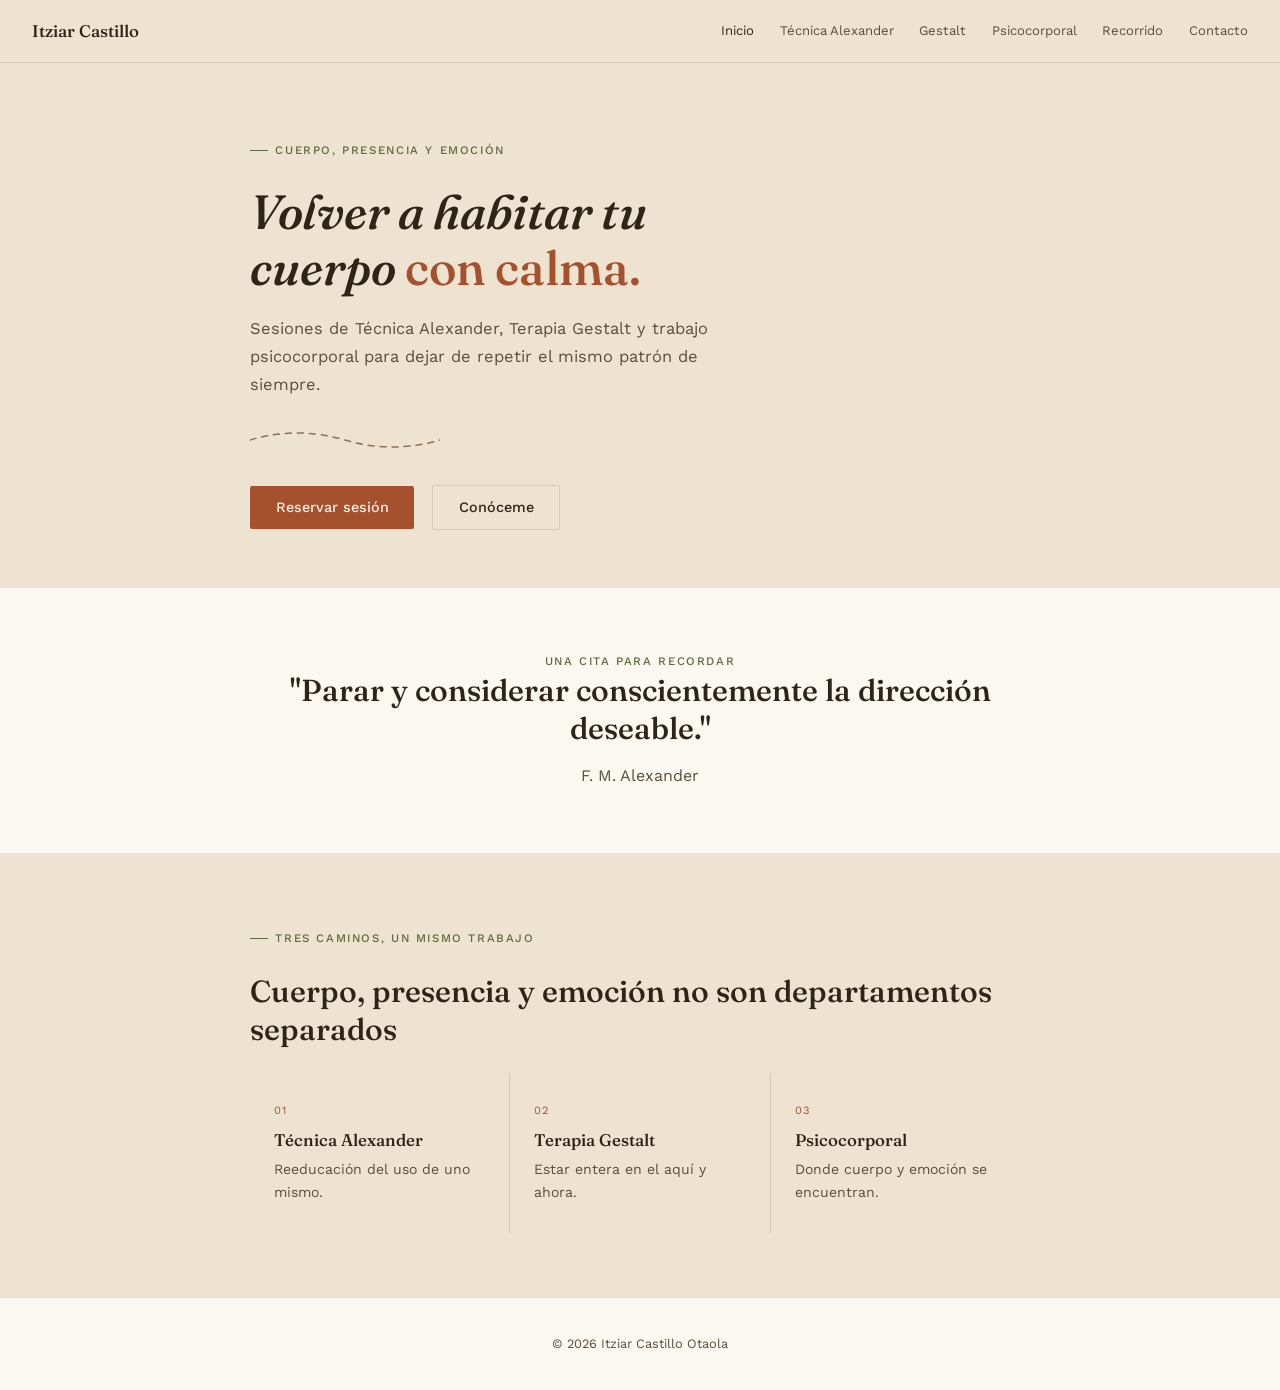
<file: index.html>
<!DOCTYPE html>
<html lang="es">
<head>
<meta charset="UTF-8">
<meta name="viewport" content="width=device-width, initial-scale=1.0">
<title>Itziar Castillo — Técnica Alexander, Gestalt y trabajo psicocorporal</title>
<link rel="preconnect" href="https://fonts.googleapis.com">
<link rel="preconnect" href="https://fonts.gstatic.com" crossorigin>
<link href="https://fonts.googleapis.com/css2?family=Fraunces:ital,opsz,wght@0,9..144,380;0,9..144,520;0,9..144,600;1,9..144,460&family=Work+Sans:wght@400;500&display=swap" rel="stylesheet">
<link rel="stylesheet" href="css/style.css">
</head>
<body>

<header class="site-header">
  <a href="index.html" class="brand">Itziar Castillo</a>
  <nav class="main-nav">
    <a href="index.html" class="active">Inicio</a>
    <a href="tecnica-alexander.html">Técnica Alexander</a>
    <a href="gestalt.html">Gestalt</a>
    <a href="trabajo-psicocorporal.html">Psicocorporal</a>
    <a href="recorrido.html">Recorrido</a>
    <a href="contacto.html">Contacto</a>
  </nav>
</header>

<section class="hero">
  <div class="wrap">
    <p class="eyebrow">Cuerpo, presencia y emoción</p>
    <h1>Volver a habitar tu cuerpo <em>con calma.</em></h1>
    <p class="lead">Sesiones de Técnica Alexander, Terapia Gestalt y trabajo psicocorporal
    para dejar de repetir el mismo patrón de siempre.</p>
    <svg class="stitch" viewBox="0 0 190 18"><path d="M0,9 Q47,-5 95,9 T190,9"/></svg>
    <div>
      <a href="contacto.html" class="cta">Reservar sesión</a>
      <a href="recorrido.html" class="cta ghost">Conóceme</a>
    </div>
  </div>
</section>

<section class="white-section">
  <div class="wrap">
    <p class="eyebrow">Una cita para recordar</p>
    <h2>"Parar y considerar conscientemente la dirección deseable."</h2>
    <p>F. M. Alexander</p>
  </div>
</section>

<section class="beige-section">
  <div class="wrap">
    <p class="eyebrow">Tres caminos, un mismo trabajo</p>
    <h2>Cuerpo, presencia y emoción no son departamentos separados</h2>
    <div class="cards">
      <a class="card" href="tecnica-alexander.html">
        <p class="n">01</p>
        <h3>Técnica Alexander</h3>
        <p>Reeducación del uso de uno mismo.</p>
      </a>
      <a class="card" href="gestalt.html">
        <p class="n">02</p>
        <h3>Terapia Gestalt</h3>
        <p>Estar entera en el aquí y ahora.</p>
      </a>
      <a class="card" href="trabajo-psicocorporal.html">
        <p class="n">03</p>
        <h3>Psicocorporal</h3>
        <p>Donde cuerpo y emoción se encuentran.</p>
      </a>
    </div>
  </div>
</section>

<footer class="site-footer">
  <p>© <span id="year"></span> Itziar Castillo Otaola</p>
</footer>

<script>document.getElementById('year').textContent = new Date().getFullYear();</script>
</body>
</html>
</file>
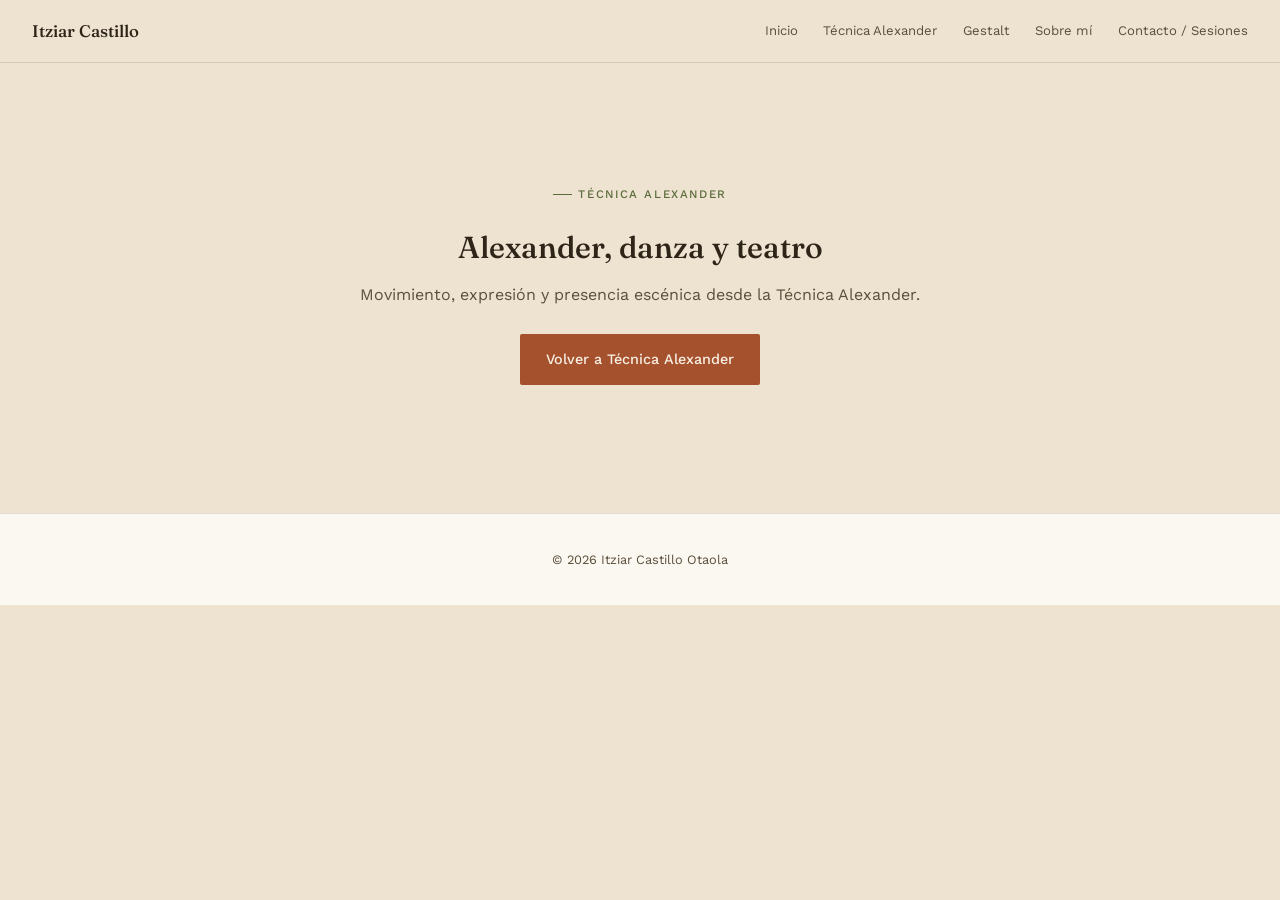
<file: alexander-danza-teatro.html>
<!DOCTYPE html>
<html lang="es">
<head>
<meta charset="UTF-8">
<meta name="viewport" content="width=device-width, initial-scale=1.0">
<title>Alexander, danza y teatro — Itziar Castillo</title>
<link rel="preconnect" href="https://fonts.googleapis.com">
<link rel="preconnect" href="https://fonts.gstatic.com" crossorigin>
<link href="https://fonts.googleapis.com/css2?family=Fraunces:ital,opsz,wght@0,9..144,380;0,9..144,520;0,9..144,600;1,9..144,460&family=Work+Sans:wght@400;500&display=swap" rel="stylesheet">
<link rel="stylesheet" href="css/style.css">
</head>
<body>

<header class="site-header">
  <a href="index.html" class="brand">Itziar Castillo</a>
  <nav class="main-nav">
    <a href="index.html">Inicio</a>
    <a href="tecnica-alexander.html">Técnica Alexander</a>
    <a href="gestalt.html">Gestalt</a>
    <a href="sobre-mi.html">Sobre mí</a>
    <a href="contacto.html">Contacto / Sesiones</a>
  </nav>
</header>

<section class="building">
  <div class="wrap">
    <p class="eyebrow" style="justify-content:center;">Técnica Alexander</p>
    <h2>Alexander, danza y teatro</h2>
    <p>Movimiento, expresión y presencia escénica desde la Técnica Alexander.</p>
    <p style="margin-top:1.6rem;"><a href="tecnica-alexander.html" class="cta">Volver a Técnica Alexander</a></p>
  </div>
</section>

<footer class="site-footer">
  <p>© <span id="year"></span> Itziar Castillo Otaola</p>
</footer>

<script>document.getElementById('year').textContent = new Date().getFullYear();</script>
</body>
</html>
</file>
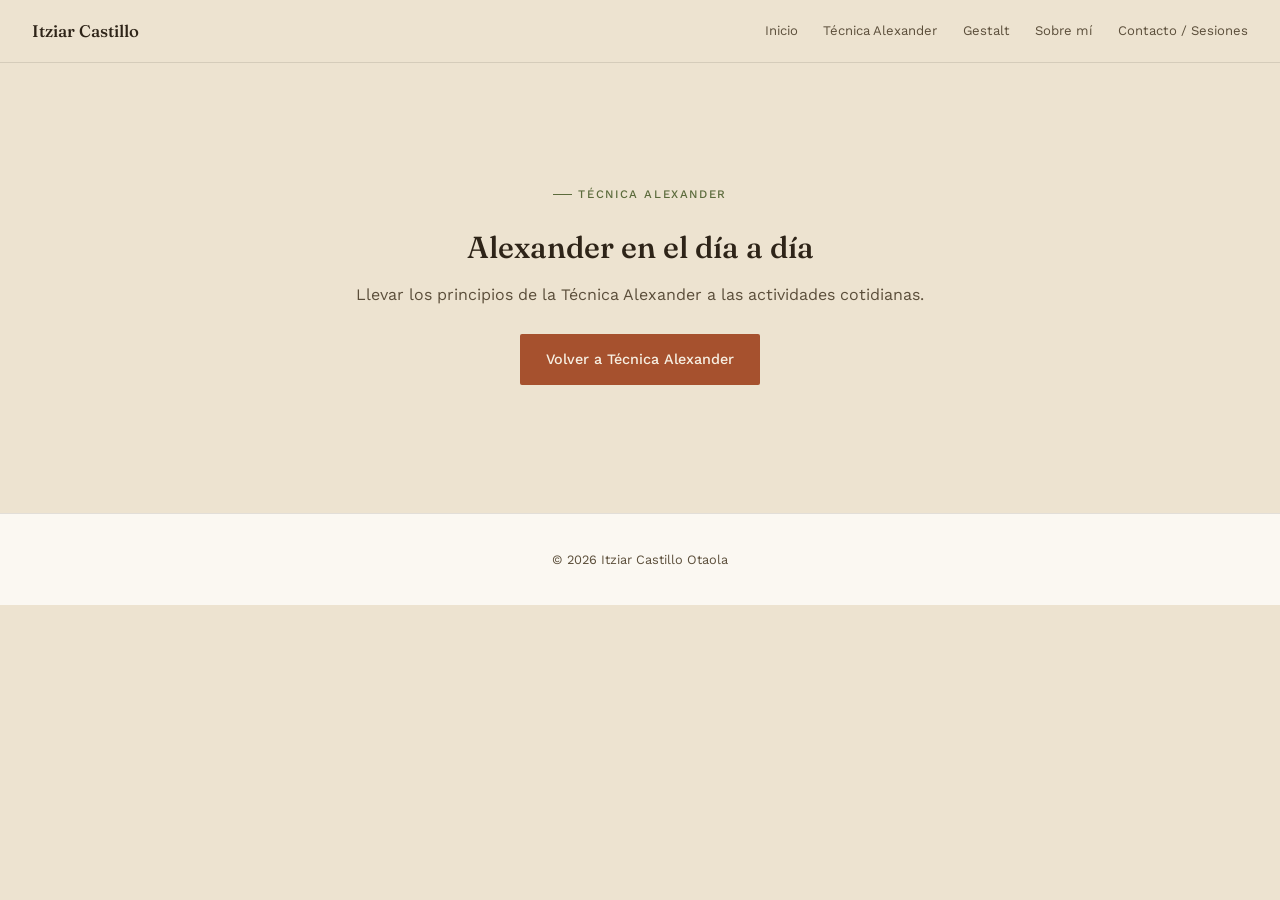
<file: alexander-dia-a-dia.html>
<!DOCTYPE html>
<html lang="es">
<head>
<meta charset="UTF-8">
<meta name="viewport" content="width=device-width, initial-scale=1.0">
<title>Alexander en el día a día — Itziar Castillo</title>
<link rel="preconnect" href="https://fonts.googleapis.com">
<link rel="preconnect" href="https://fonts.gstatic.com" crossorigin>
<link href="https://fonts.googleapis.com/css2?family=Fraunces:ital,opsz,wght@0,9..144,380;0,9..144,520;0,9..144,600;1,9..144,460&family=Work+Sans:wght@400;500&display=swap" rel="stylesheet">
<link rel="stylesheet" href="css/style.css">
</head>
<body>

<header class="site-header">
  <a href="index.html" class="brand">Itziar Castillo</a>
  <nav class="main-nav">
    <a href="index.html">Inicio</a>
    <a href="tecnica-alexander.html">Técnica Alexander</a>
    <a href="gestalt.html">Gestalt</a>
    <a href="sobre-mi.html">Sobre mí</a>
    <a href="contacto.html">Contacto / Sesiones</a>
  </nav>
</header>

<section class="building">
  <div class="wrap">
    <p class="eyebrow" style="justify-content:center;">Técnica Alexander</p>
    <h2>Alexander en el día a día</h2>
    <p>Llevar los principios de la Técnica Alexander a las actividades cotidianas.</p>
    <p style="margin-top:1.6rem;"><a href="tecnica-alexander.html" class="cta">Volver a Técnica Alexander</a></p>
  </div>
</section>

<footer class="site-footer">
  <p>© <span id="year"></span> Itziar Castillo Otaola</p>
</footer>

<script>document.getElementById('year').textContent = new Date().getFullYear();</script>
</body>
</html>
</file>
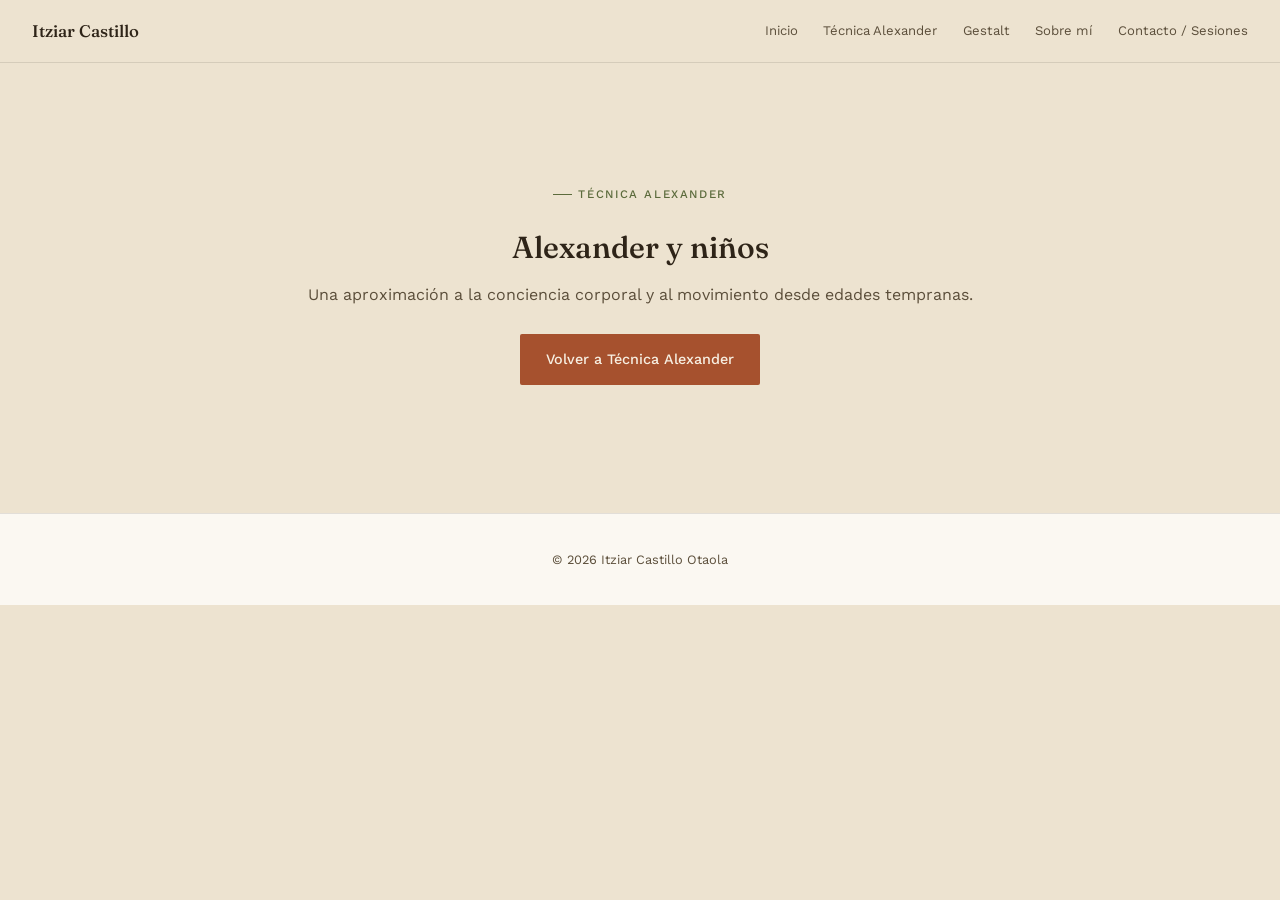
<file: alexander-ninos.html>
<!DOCTYPE html>
<html lang="es">
<head>
<meta charset="UTF-8">
<meta name="viewport" content="width=device-width, initial-scale=1.0">
<title>Alexander y niños — Itziar Castillo</title>
<link rel="preconnect" href="https://fonts.googleapis.com">
<link rel="preconnect" href="https://fonts.gstatic.com" crossorigin>
<link href="https://fonts.googleapis.com/css2?family=Fraunces:ital,opsz,wght@0,9..144,380;0,9..144,520;0,9..144,600;1,9..144,460&family=Work+Sans:wght@400;500&display=swap" rel="stylesheet">
<link rel="stylesheet" href="css/style.css">
</head>
<body>

<header class="site-header">
  <a href="index.html" class="brand">Itziar Castillo</a>
  <nav class="main-nav">
    <a href="index.html">Inicio</a>
    <a href="tecnica-alexander.html">Técnica Alexander</a>
    <a href="gestalt.html">Gestalt</a>
    <a href="sobre-mi.html">Sobre mí</a>
    <a href="contacto.html">Contacto / Sesiones</a>
  </nav>
</header>

<section class="building">
  <div class="wrap">
    <p class="eyebrow" style="justify-content:center;">Técnica Alexander</p>
    <h2>Alexander y niños</h2>
    <p>Una aproximación a la conciencia corporal y al movimiento desde edades tempranas.</p>
    <p style="margin-top:1.6rem;"><a href="tecnica-alexander.html" class="cta">Volver a Técnica Alexander</a></p>
  </div>
</section>

<footer class="site-footer">
  <p>© <span id="year"></span> Itziar Castillo Otaola</p>
</footer>

<script>document.getElementById('year').textContent = new Date().getFullYear();</script>
</body>
</html>
</file>
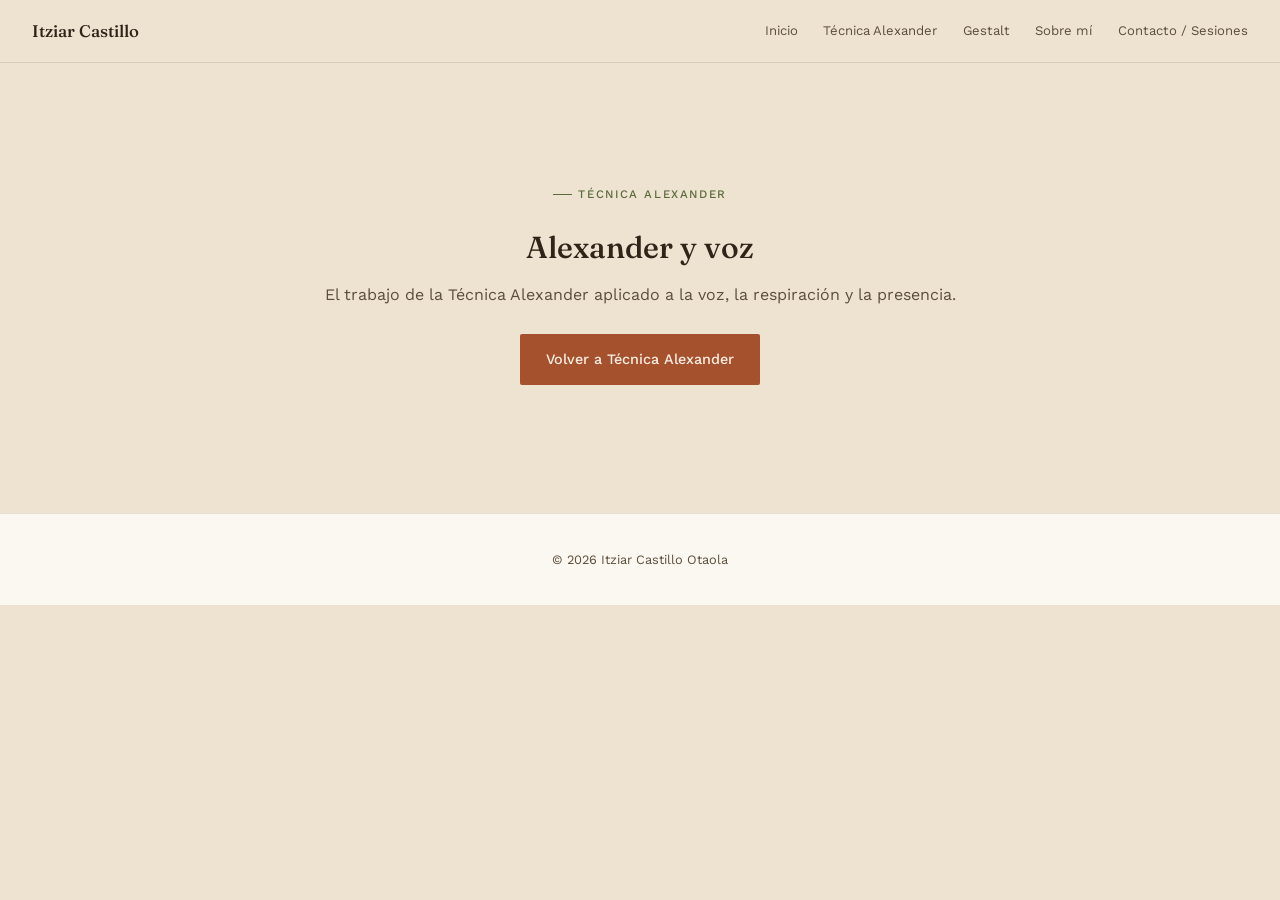
<file: alexander-voz.html>
<!DOCTYPE html>
<html lang="es">
<head>
<meta charset="UTF-8">
<meta name="viewport" content="width=device-width, initial-scale=1.0">
<title>Alexander y voz — Itziar Castillo</title>
<link rel="preconnect" href="https://fonts.googleapis.com">
<link rel="preconnect" href="https://fonts.gstatic.com" crossorigin>
<link href="https://fonts.googleapis.com/css2?family=Fraunces:ital,opsz,wght@0,9..144,380;0,9..144,520;0,9..144,600;1,9..144,460&family=Work+Sans:wght@400;500&display=swap" rel="stylesheet">
<link rel="stylesheet" href="css/style.css">
</head>
<body>

<header class="site-header">
  <a href="index.html" class="brand">Itziar Castillo</a>
  <nav class="main-nav">
    <a href="index.html">Inicio</a>
    <a href="tecnica-alexander.html">Técnica Alexander</a>
    <a href="gestalt.html">Gestalt</a>
    <a href="sobre-mi.html">Sobre mí</a>
    <a href="contacto.html">Contacto / Sesiones</a>
  </nav>
</header>

<section class="building">
  <div class="wrap">
    <p class="eyebrow" style="justify-content:center;">Técnica Alexander</p>
    <h2>Alexander y voz</h2>
    <p>El trabajo de la Técnica Alexander aplicado a la voz, la respiración y la presencia.</p>
    <p style="margin-top:1.6rem;"><a href="tecnica-alexander.html" class="cta">Volver a Técnica Alexander</a></p>
  </div>
</section>

<footer class="site-footer">
  <p>© <span id="year"></span> Itziar Castillo Otaola</p>
</footer>

<script>document.getElementById('year').textContent = new Date().getFullYear();</script>
</body>
</html>
</file>
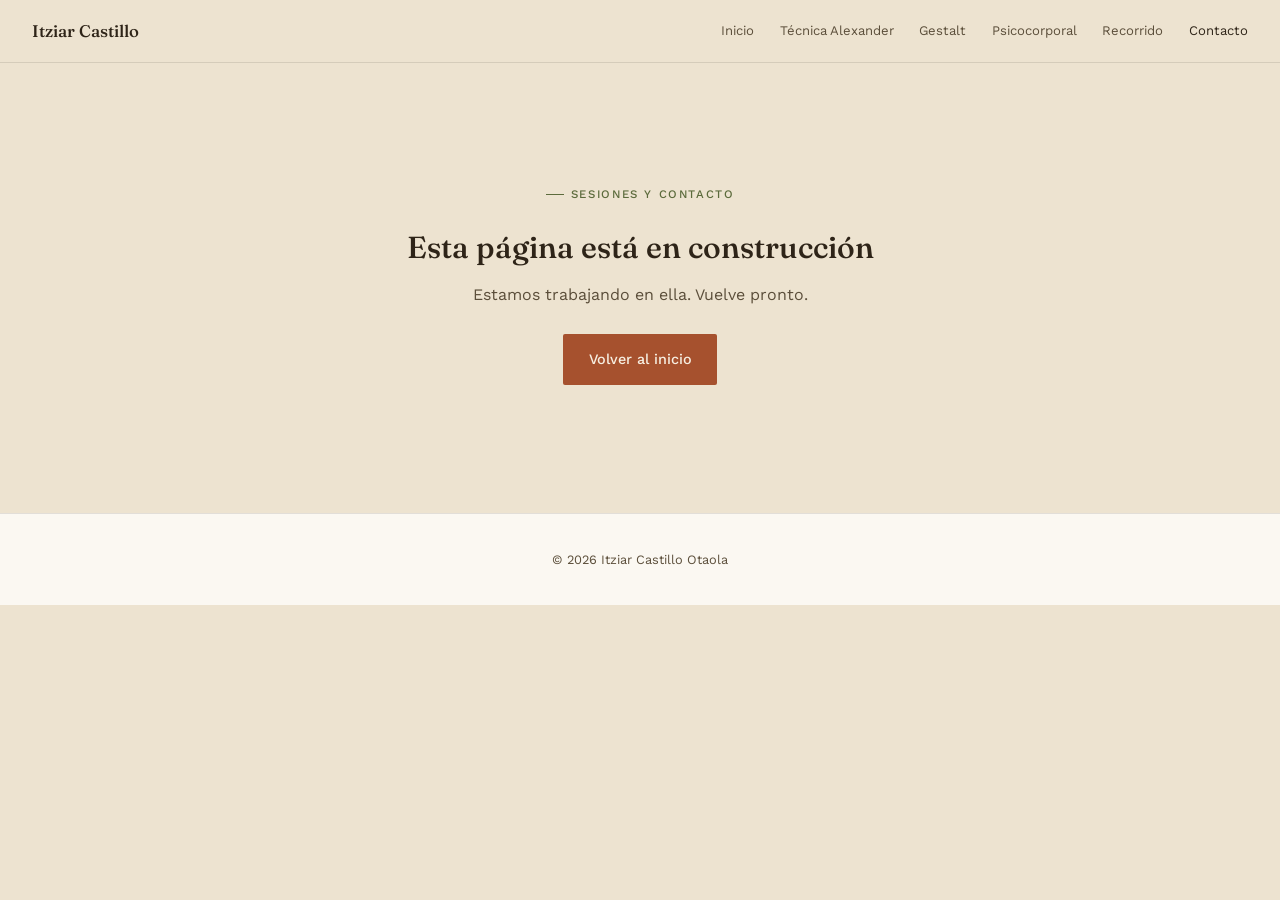
<file: contacto.html>
<!DOCTYPE html>
<html lang="es">
<head>
<meta charset="UTF-8">
<meta name="viewport" content="width=device-width, initial-scale=1.0">
<title>Sesiones y contacto — Itziar Castillo</title>
<link rel="preconnect" href="https://fonts.googleapis.com">
<link rel="preconnect" href="https://fonts.gstatic.com" crossorigin>
<link href="https://fonts.googleapis.com/css2?family=Fraunces:ital,opsz,wght@0,9..144,380;0,9..144,520;0,9..144,600;1,9..144,460&family=Work+Sans:wght@400;500&display=swap" rel="stylesheet">
<link rel="stylesheet" href="css/style.css">
</head>
<body>

<header class="site-header">
  <a href="index.html" class="brand">Itziar Castillo</a>
  <nav class="main-nav">
    <a href="index.html">Inicio</a>
    <a href="tecnica-alexander.html" id="nav-tecnica">Técnica Alexander</a>
    <a href="gestalt.html" id="nav-gestalt">Gestalt</a>
    <a href="trabajo-psicocorporal.html" id="nav-psico">Psicocorporal</a>
    <a href="recorrido.html" id="nav-recorrido">Recorrido</a>
    <a href="contacto.html" id="nav-contacto">Contacto</a>
  </nav>
</header>

<section class="building">
  <div class="wrap">
    <p class="eyebrow" style="justify-content:center;">Sesiones y contacto</p>
    <h2>Esta página está en construcción</h2>
    <p>Estamos trabajando en ella. Vuelve pronto.</p>
    <p style="margin-top:1.6rem;"><a href="index.html" class="cta">Volver al inicio</a></p>
  </div>
</section>

<footer class="site-footer">
  <p>© <span id="year"></span> Itziar Castillo Otaola</p>
</footer>

<script>
document.getElementById('year').textContent = new Date().getFullYear();
document.getElementById('nav-contacto').classList.add('active');
</script>
</body>
</html>
</file>
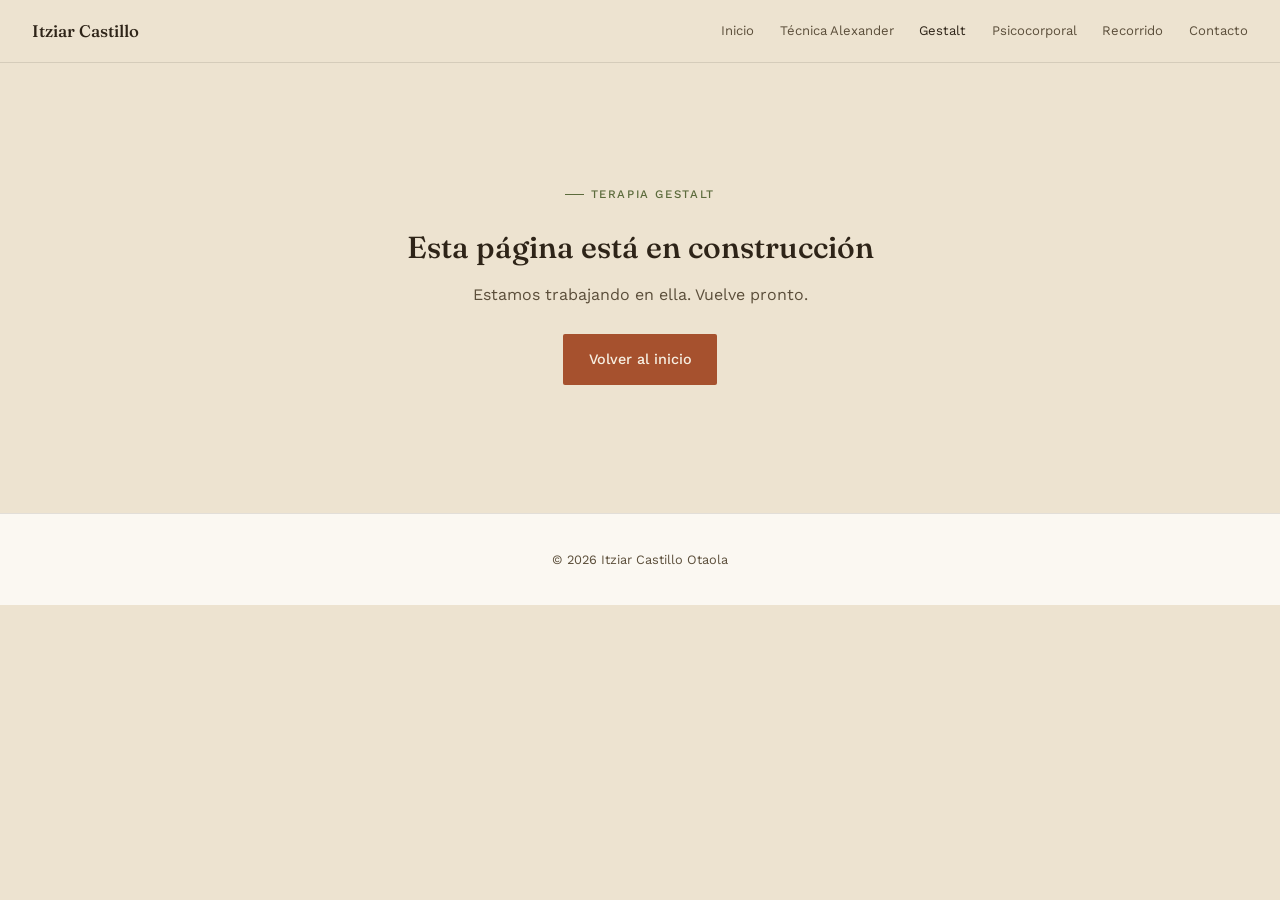
<file: gestalt.html>
<!DOCTYPE html>
<html lang="es">
<head>
<meta charset="UTF-8">
<meta name="viewport" content="width=device-width, initial-scale=1.0">
<title>Terapia Gestalt — Itziar Castillo</title>
<link rel="preconnect" href="https://fonts.googleapis.com">
<link rel="preconnect" href="https://fonts.gstatic.com" crossorigin>
<link href="https://fonts.googleapis.com/css2?family=Fraunces:ital,opsz,wght@0,9..144,380;0,9..144,520;0,9..144,600;1,9..144,460&family=Work+Sans:wght@400;500&display=swap" rel="stylesheet">
<link rel="stylesheet" href="css/style.css">
</head>
<body>

<header class="site-header">
  <a href="index.html" class="brand">Itziar Castillo</a>
  <nav class="main-nav">
    <a href="index.html">Inicio</a>
    <a href="tecnica-alexander.html" id="nav-tecnica">Técnica Alexander</a>
    <a href="gestalt.html" id="nav-gestalt">Gestalt</a>
    <a href="trabajo-psicocorporal.html" id="nav-psico">Psicocorporal</a>
    <a href="recorrido.html" id="nav-recorrido">Recorrido</a>
    <a href="contacto.html" id="nav-contacto">Contacto</a>
  </nav>
</header>

<section class="building">
  <div class="wrap">
    <p class="eyebrow" style="justify-content:center;">Terapia Gestalt</p>
    <h2>Esta página está en construcción</h2>
    <p>Estamos trabajando en ella. Vuelve pronto.</p>
    <p style="margin-top:1.6rem;"><a href="index.html" class="cta">Volver al inicio</a></p>
  </div>
</section>

<footer class="site-footer">
  <p>© <span id="year"></span> Itziar Castillo Otaola</p>
</footer>

<script>
document.getElementById('year').textContent = new Date().getFullYear();
document.getElementById('nav-gestalt').classList.add('active');
</script>
</body>
</html>
</file>
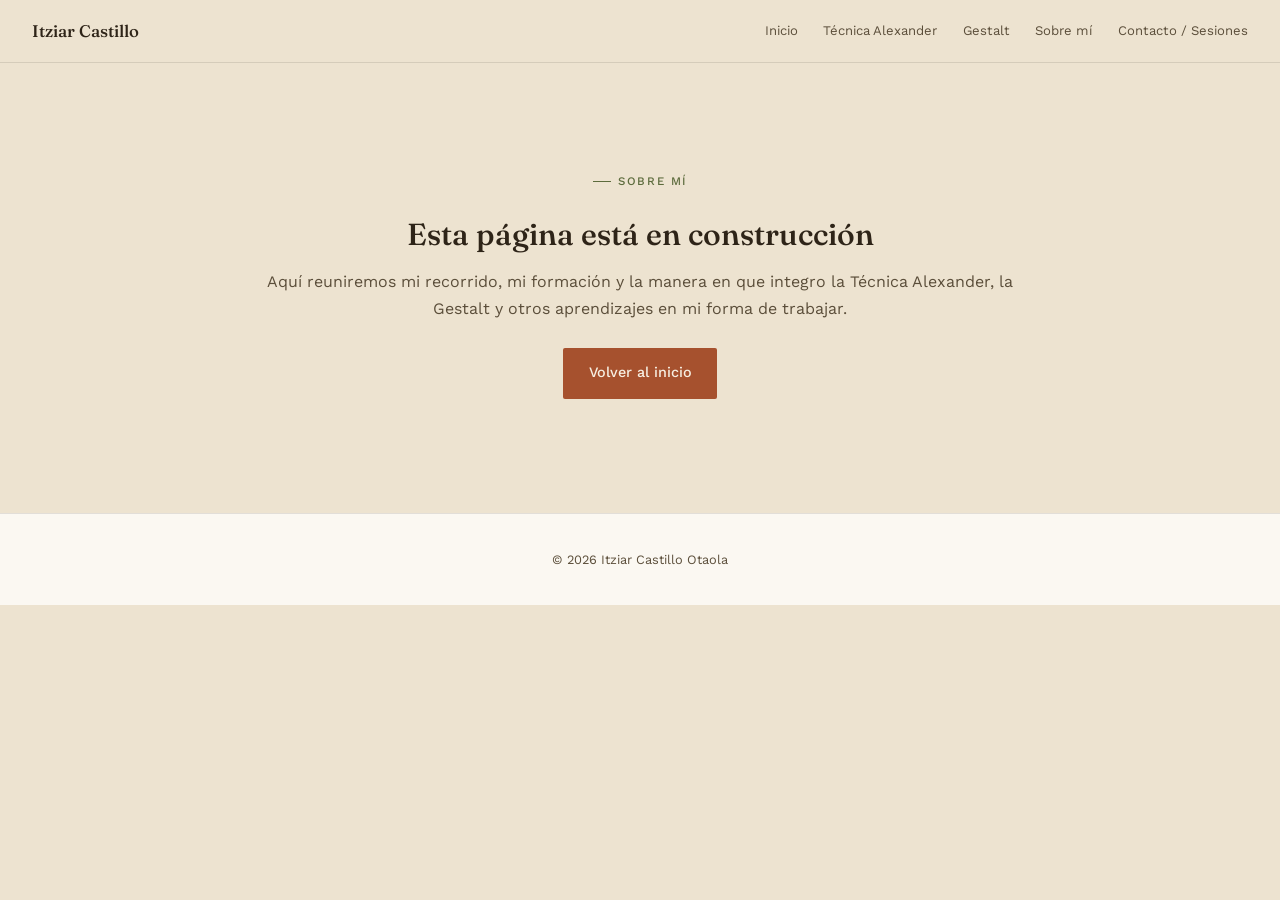
<file: sobre-mi.html>
<!DOCTYPE html>
<html lang="es">
<head>
<meta charset="UTF-8">
<meta name="viewport" content="width=device-width, initial-scale=1.0">
<title>Sobre mí — Itziar Castillo</title>
<link rel="preconnect" href="https://fonts.googleapis.com">
<link rel="preconnect" href="https://fonts.gstatic.com" crossorigin>
<link href="https://fonts.googleapis.com/css2?family=Fraunces:ital,opsz,wght@0,9..144,380;0,9..144,520;0,9..144,600;1,9..144,460&family=Work+Sans:wght@400;500&display=swap" rel="stylesheet">
<link rel="stylesheet" href="css/style.css">
</head>
<body>

<header class="site-header">
  <a href="index.html" class="brand">Itziar Castillo</a>
  <nav class="main-nav">
    <a href="index.html">Inicio</a>
    <a href="tecnica-alexander.html">Técnica Alexander</a>
    <a href="gestalt.html">Gestalt</a>
    <a href="sobre-mi.html">Sobre mí</a>
    <a href="contacto.html">Contacto / Sesiones</a>
  </nav>
</header>

<section class="building">
  <div class="wrap">
    <p class="eyebrow" style="justify-content:center;">Sobre mí</p>
    <h2>Esta página está en construcción</h2>
    <p>Aquí reuniremos mi recorrido, mi formación y la manera en que integro la Técnica Alexander, la Gestalt y otros aprendizajes en mi forma de trabajar.</p>
    <p style="margin-top:1.6rem;"><a href="index.html" class="cta">Volver al inicio</a></p>
  </div>
</section>

<footer class="site-footer">
  <p>© <span id="year"></span> Itziar Castillo Otaola</p>
</footer>

<script>
document.getElementById('year').textContent = new Date().getFullYear();
document.getElementById('nav-sobre-mi').classList.add('active');
</script>
</body>
</html>
</file>
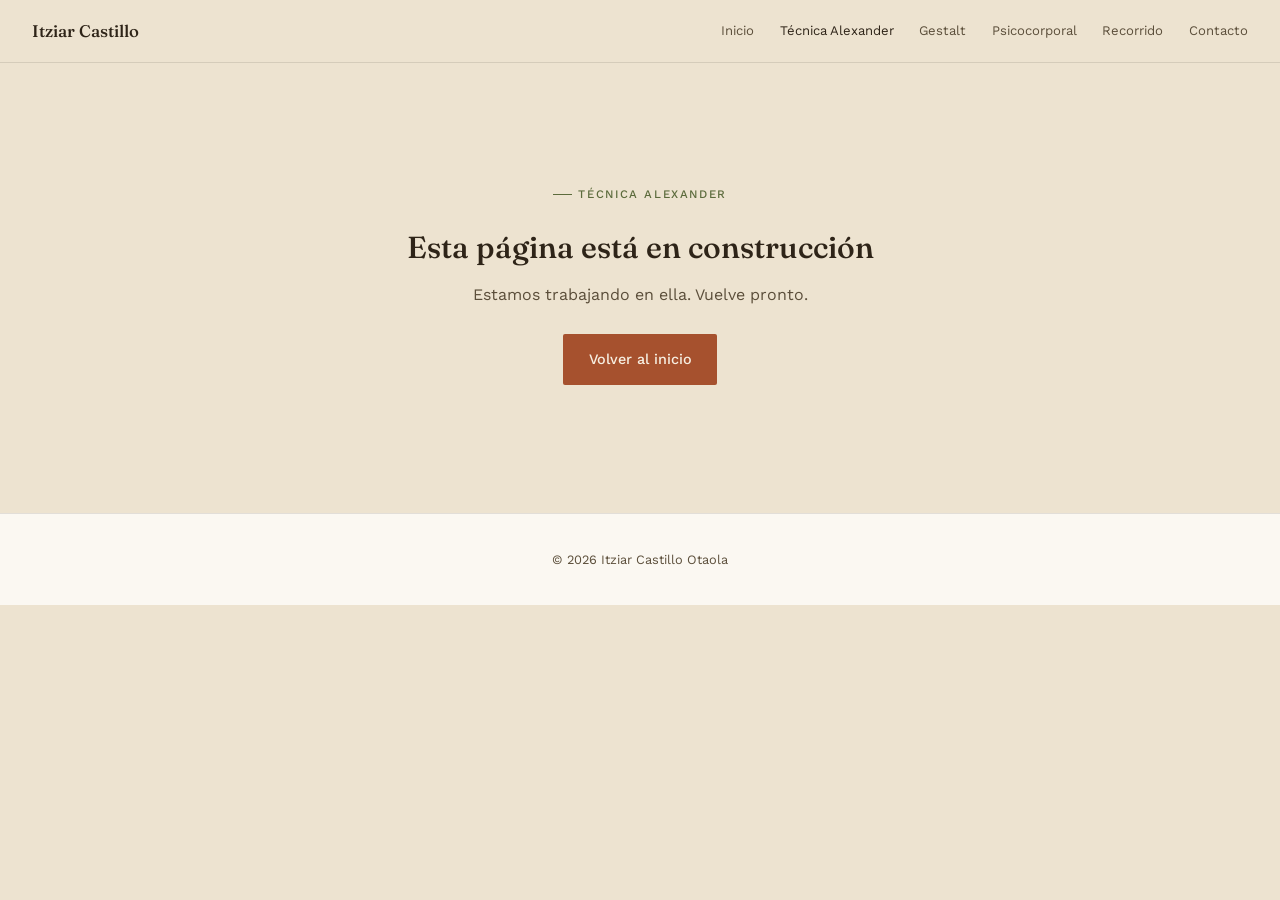
<file: tecnica-alexander.html>
<!DOCTYPE html>
<html lang="es">
<head>
<meta charset="UTF-8">
<meta name="viewport" content="width=device-width, initial-scale=1.0">
<title>Técnica Alexander — Itziar Castillo</title>
<link rel="preconnect" href="https://fonts.googleapis.com">
<link rel="preconnect" href="https://fonts.gstatic.com" crossorigin>
<link href="https://fonts.googleapis.com/css2?family=Fraunces:ital,opsz,wght@0,9..144,380;0,9..144,520;0,9..144,600;1,9..144,460&family=Work+Sans:wght@400;500&display=swap" rel="stylesheet">
<link rel="stylesheet" href="css/style.css">
</head>
<body>

<header class="site-header">
  <a href="index.html" class="brand">Itziar Castillo</a>
  <nav class="main-nav">
    <a href="index.html">Inicio</a>
    <a href="tecnica-alexander.html" id="nav-tecnica">Técnica Alexander</a>
    <a href="gestalt.html" id="nav-gestalt">Gestalt</a>
    <a href="trabajo-psicocorporal.html" id="nav-psico">Psicocorporal</a>
    <a href="recorrido.html" id="nav-recorrido">Recorrido</a>
    <a href="contacto.html" id="nav-contacto">Contacto</a>
  </nav>
</header>

<section class="building">
  <div class="wrap">
    <p class="eyebrow" style="justify-content:center;">Técnica Alexander</p>
    <h2>Esta página está en construcción</h2>
    <p>Estamos trabajando en ella. Vuelve pronto.</p>
    <p style="margin-top:1.6rem;"><a href="index.html" class="cta">Volver al inicio</a></p>
  </div>
</section>

<footer class="site-footer">
  <p>© <span id="year"></span> Itziar Castillo Otaola</p>
</footer>

<script>
document.getElementById('year').textContent = new Date().getFullYear();
document.getElementById('nav-tecnica').classList.add('active');
</script>
</body>
</html>
</file>
<file: css/style.css>
:root{
  --beige: #EDE3D0;
  --white: #FBF8F2;
  --ink: #2E2418;
  --ink-soft: #5B4E3A;
  --clay: #A6512E;
  --moss: #5C6B3C;
  --thread: #8C7355;
  --line: rgba(46,36,24,0.12);
}

*{
  box-sizing: border-box;
}

body{
  margin:0;
  font-family:"Work Sans", sans-serif;
  color: var(--ink);
  background: var(--beige);
}

img{
  max-width:100%;
  display:block;
}

a{
  color:inherit;
}

/* HEADER */

header.site-header{
  display:flex;
  justify-content:space-between;
  align-items:center;
  padding:1.3rem 2rem;
  border-bottom:1px solid var(--line);
  background:var(--beige);
  position:sticky;
  top:0;
  z-index:20;
}

.brand{
  font-family:"Fraunces", serif;
  font-size:1.05rem;
  font-weight:520;
  text-decoration:none;
}

nav.main-nav{
  display:flex;
  gap:1.6rem;
  flex-wrap:wrap;
}

nav.main-nav a{
  font-size:0.82rem;
  color:var(--ink-soft);
  text-decoration:none;
}

nav.main-nav a:hover,
nav.main-nav a.active{
  color:var(--ink);
}

/* SECTIONS */

section{
  padding:4rem 2rem;
  position:relative;
}

.wrap{
  max-width:780px;
  margin:0 auto;
}

/* HERO */

.hero{
  background:var(--beige);
  padding-top:4.2rem;
  padding-bottom:3.6rem;
}

.eyebrow{
  font-size:0.72rem;
  letter-spacing:0.14em;
  text-transform:uppercase;
  color:var(--moss);
  font-weight:500;
  display:flex;
  align-items:center;
  gap:0.6em;
  margin-bottom:1.5rem;
}

.eyebrow::before{
  content:"";
  width:1.6em;
  height:1px;
  background:var(--moss);
}

h1{
  font-family:"Fraunces", serif;
  font-weight:520;
  font-style:italic;
  font-size:clamp(2rem, 4vw, 3rem);
  line-height:1.16;
  margin:0 0 1.2rem;
  max-width:15ch;
}

h1 em{
  font-style:normal;
  color:var(--clay);
}

h2{
  font-family:"Fraunces", serif;
  font-weight:520;
  font-size:clamp(1.4rem, 2.4vw, 1.9rem);
  margin:0 0 1rem;
}

p.lead{
  font-size:1.03rem;
  color:var(--ink-soft);
  max-width:32rem;
  line-height:1.7;
  margin:0 0 2rem;
}

p{
  color:var(--ink-soft);
  line-height:1.65;
}

/* DECORATIVE STITCH */

.stitch{
  width:190px;
  height:18px;
  margin:0 0 2rem;
}

.stitch path{
  stroke:var(--thread);
  stroke-width:1.5;
  fill:none;
  stroke-dasharray:6 6;
  stroke-linecap:round;
}

/* BUTTONS */

.cta{
  display:inline-flex;
  align-items:center;
  gap:0.6em;
  background:var(--clay);
  color:#F7EFE2;
  padding:0.85rem 1.6rem;
  border-radius:2px;
  font-size:0.9rem;
  text-decoration:none;
  font-weight:500;
}

.cta.ghost{
  background:none;
  color:var(--ink);
  border:1px solid var(--line);
  margin-left:0.8rem;
}

/* SECTIONS */

.white-section{
  background:var(--white);
  text-align:center;
}

.white-section .eyebrow{
  justify-content:center;
}

.white-section .eyebrow::before{
  display:none;
}

.white-section p{
  max-width:32rem;
  margin:0 auto;
}

.beige-section{
  background:var(--beige);
}

/* CARDS */

.cards{
  display:grid;
  grid-template-columns:repeat(3,1fr);
  gap:1px;
  background:var(--line);
  margin-top:1.6rem;
}

.card{
  background:var(--beige);
  padding:1.8rem 1.5rem;
  text-decoration:none;
  color:inherit;
  transition:background .2s ease;
}

.card:hover{
  background:var(--white);
}

.card .n{
  font-size:0.7rem;
  color:var(--clay);
  letter-spacing:0.08em;
}

.card h3{
  font-family:"Fraunces", serif;
  font-size:1.05rem;
  font-weight:520;
  margin:0.6rem 0 0.5rem;
}

.card p{
  font-size:0.88rem;
  margin:0;
}

/* FOOTER */

footer.site-footer{
  border-top:1px solid var(--line);
  padding:2.2rem 2rem;
  background:var(--white);
  text-align:center;
}

footer.site-footer p{
  margin:0;
  font-size:0.8rem;
}

/* BUILDING / PLACEHOLDER */

.building{
  min-height:50vh;
  display:flex;
  align-items:center;
  justify-content:center;
  text-align:center;
}

/* MOBILE */

@media (max-width:700px){

  header.site-header{
    flex-direction:column;
    align-items:flex-start;
    gap:1rem;
    padding:1.1rem 1.3rem;
  }

  nav.main-nav{
    gap:0.8rem 1.1rem;
  }

  nav.main-nav a{
    font-size:0.78rem;
  }

  section{
    padding:3rem 1.3rem;
  }

  .cards{
    grid-template-columns:1fr;
  }

  .cta.ghost{
    margin-left:0;
    margin-top:0.7rem;
  }

}
</file>
